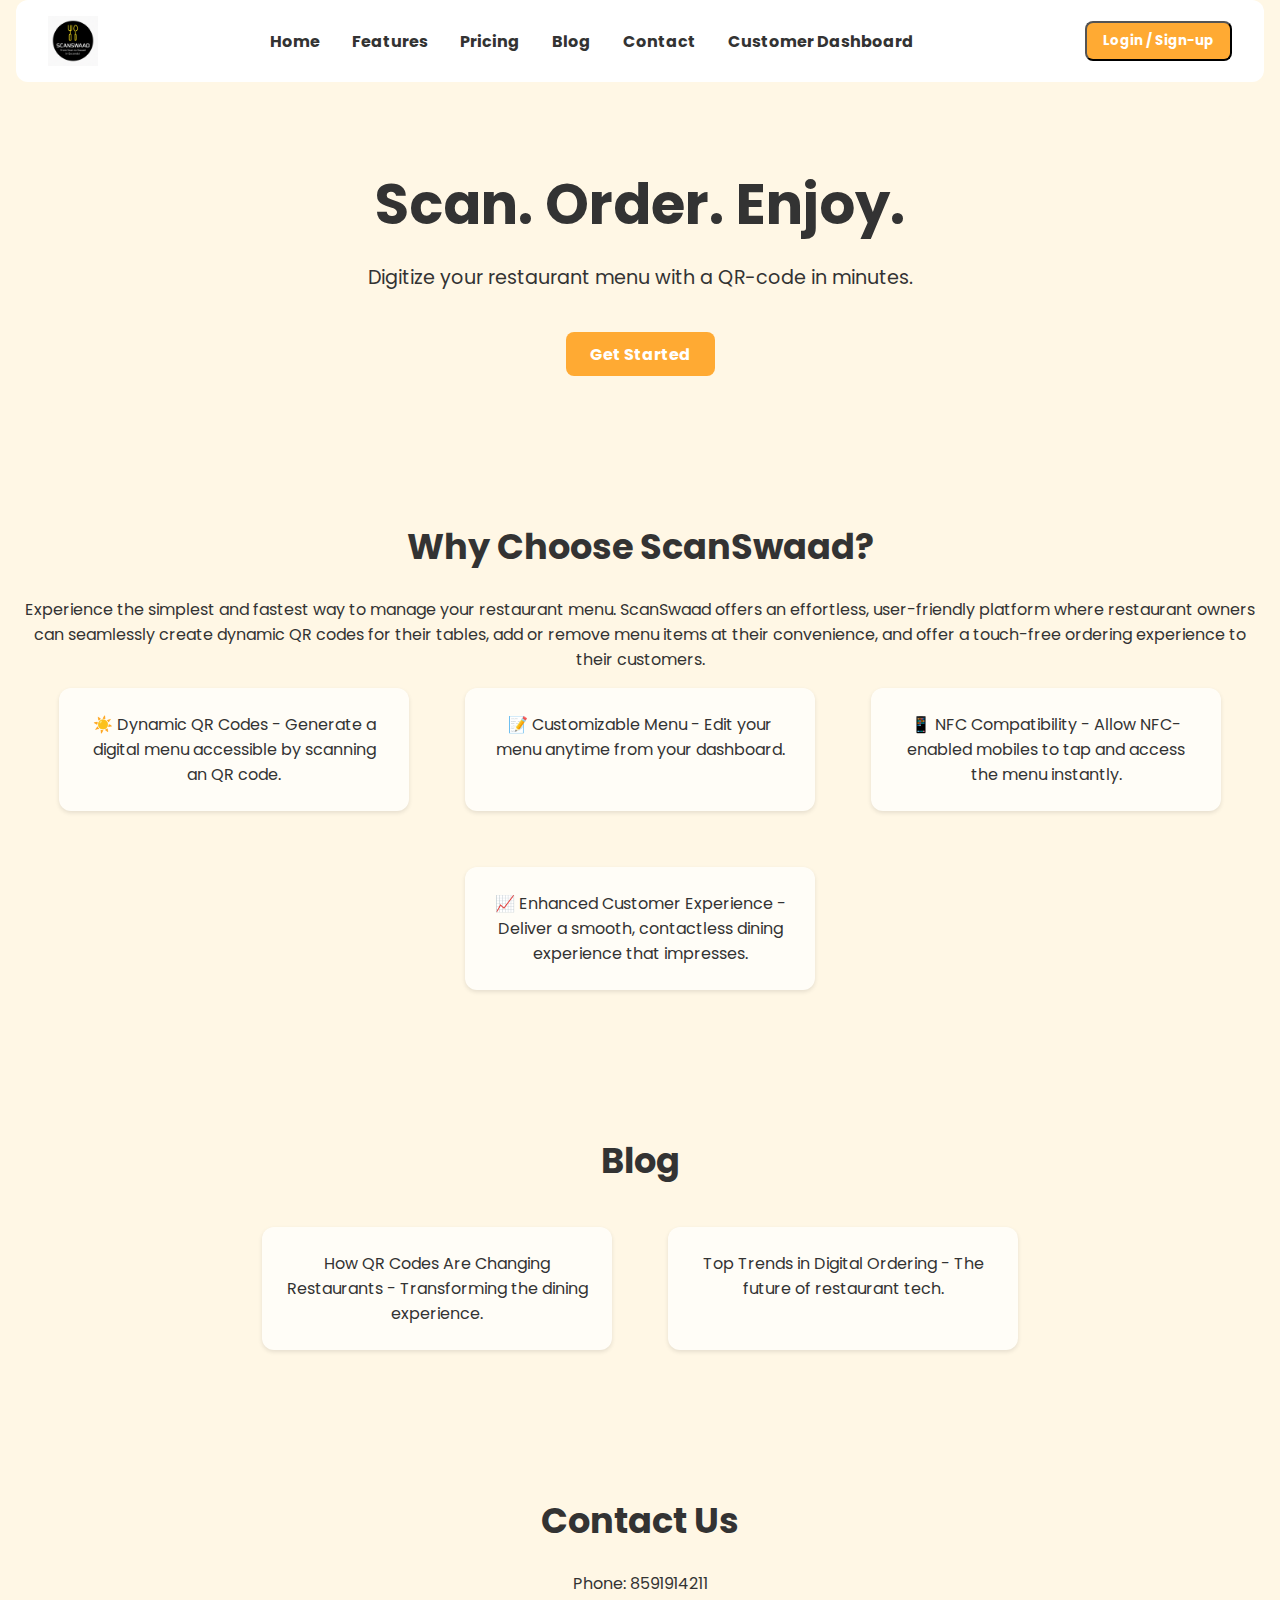
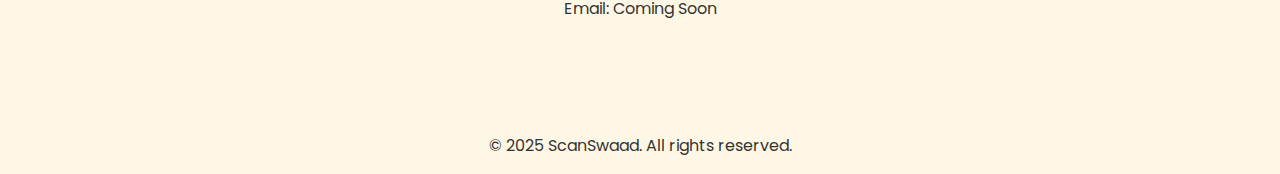
<file: index.html>
<!DOCTYPE html>
<html lang="en">
<head>
  <meta charset="UTF-8" />
  <meta name="viewport" content="width=device-width, initial-scale=1.0"/>
  <title>ScanSwaad - Scan. Order. Enjoy.</title>
  <link href="https://fonts.googleapis.com/css2?family=Poppins:wght@400;700&display=swap" rel="stylesheet">

  <style>
    * { margin: 0; padding: 0; box-sizing: border-box; font-family: 'Poppins', sans-serif; }
    body { background: #FFF7E5; color: #333; padding: 0 1rem; }
    header { background: white; padding: 1rem 2rem; display: flex; justify-content: space-between; align-items: center; border-radius: 12px; }
    header img { height: 50px; }
    nav { display: flex; gap: 2rem; }
    nav a { color: #333; text-decoration: none; font-weight: bold; font-size: 1rem; }
    nav a:hover { color: #FFAA33; }
    .login-btn { background: #FFAA33; color: white; padding: 0.5rem 1rem; border-radius: 8px; font-weight: bold; cursor: pointer; }
    .cta { background: #FFAA33; color: white; padding: 0.6rem 1.5rem; border-radius: 8px; text-decoration: none; font-weight: bold; cursor: pointer; margin-top: 1.5rem; display: inline-block; }
    .hero { padding: 3rem 1rem; text-align: center; background: #FFF7E5; border-radius: 20px; margin: 2rem auto; color: #333; max-width: 1200px; }
    .hero h1 { font-size: 3.5rem; font-weight: 700; }
    .hero p { margin: 1rem 0; font-size: 1.2rem; }
    .section { padding: 4rem 0; text-align: center; }
    .card { background: #FFFDF7; padding: 1.5rem; border-radius: 12px; box-shadow: 0 2px 4px rgba(0,0,0,0.1); margin: 1rem; max-width: 350px; }
    .section-title { color: #333; font-size: 2.2rem; margin-bottom: 1.5rem; font-weight: 700; }
    footer { background: #FFF7E5; color: #333; text-align: center; padding: 1rem; margin-top: 2rem; }
    .features { display: flex; flex-wrap: wrap; justify-content: center; gap: 1.5rem; }

    @media (max-width: 768px) {
      header { flex-direction: column; }
      nav { flex-direction: column; gap: 1rem; }
      .features, .blog { flex-direction: column; }
      .hero h1 { font-size: 2.5rem; }
    }
  </style>
</head>
<body>

  <header>
    <img src="src/assets/images/logo.png" alt="ScanSwaad Logo" />
    <nav>
      <a href="#home">Home</a>
      <a href="#features">Features</a>
      <a href="#pricing">Pricing</a>
      <a href="#blog">Blog</a>
      <a href="#contact">Contact</a>
      <a href="./customer_dashboard.html">Customer Dashboard</a>
    </nav>
    <button class="login-btn">Login / Sign-up</button>
  </header>

  <section class="hero" id="home">
    <h1>Scan. Order. Enjoy.</h1>
    <p>Digitize your restaurant menu with a QR-code in minutes.</p>
    <a class="cta" href="#">Get Started</a>
  </section>

  <section class="section" id="about">
    <h2 class="section-title">Why Choose ScanSwaad?</h2>
    <p>Experience the simplest and fastest way to manage your restaurant menu. ScanSwaad offers an effortless, user-friendly platform where restaurant owners can seamlessly create dynamic QR codes for their tables, add or remove menu items at their convenience, and offer a touch-free ordering experience to their customers.</p>
    <div class="features">
      <div class="card">☀️ Dynamic QR Codes - Generate a digital menu accessible by scanning an QR code.</div>
      <div class="card">📝 Customizable Menu - Edit your menu anytime from your dashboard.</div>
      <div class="card">📱 NFC Compatibility - Allow NFC-enabled mobiles to tap and access the menu instantly.</div>
      <div class="card">📈 Enhanced Customer Experience - Deliver a smooth, contactless dining experience that impresses.</div>
    </div>
  </section>

  <section class="section" id="blog">
    <h2 class="section-title">Blog</h2>
    <div class="features">
      <div class="card">How QR Codes Are Changing Restaurants - Transforming the dining experience.</div>
      <div class="card">Top Trends in Digital Ordering - The future of restaurant tech.</div>
    </div>
  </section>

  <section class="section" id="contact">
    <h2 class="section-title">Contact Us</h2>
    <p>Phone: 8591914211</p>
    <p>Email: Coming Soon</p>
  </section>

  <footer>© 2025 ScanSwaad. All rights reserved.</footer>
</body>
</html>
</file>
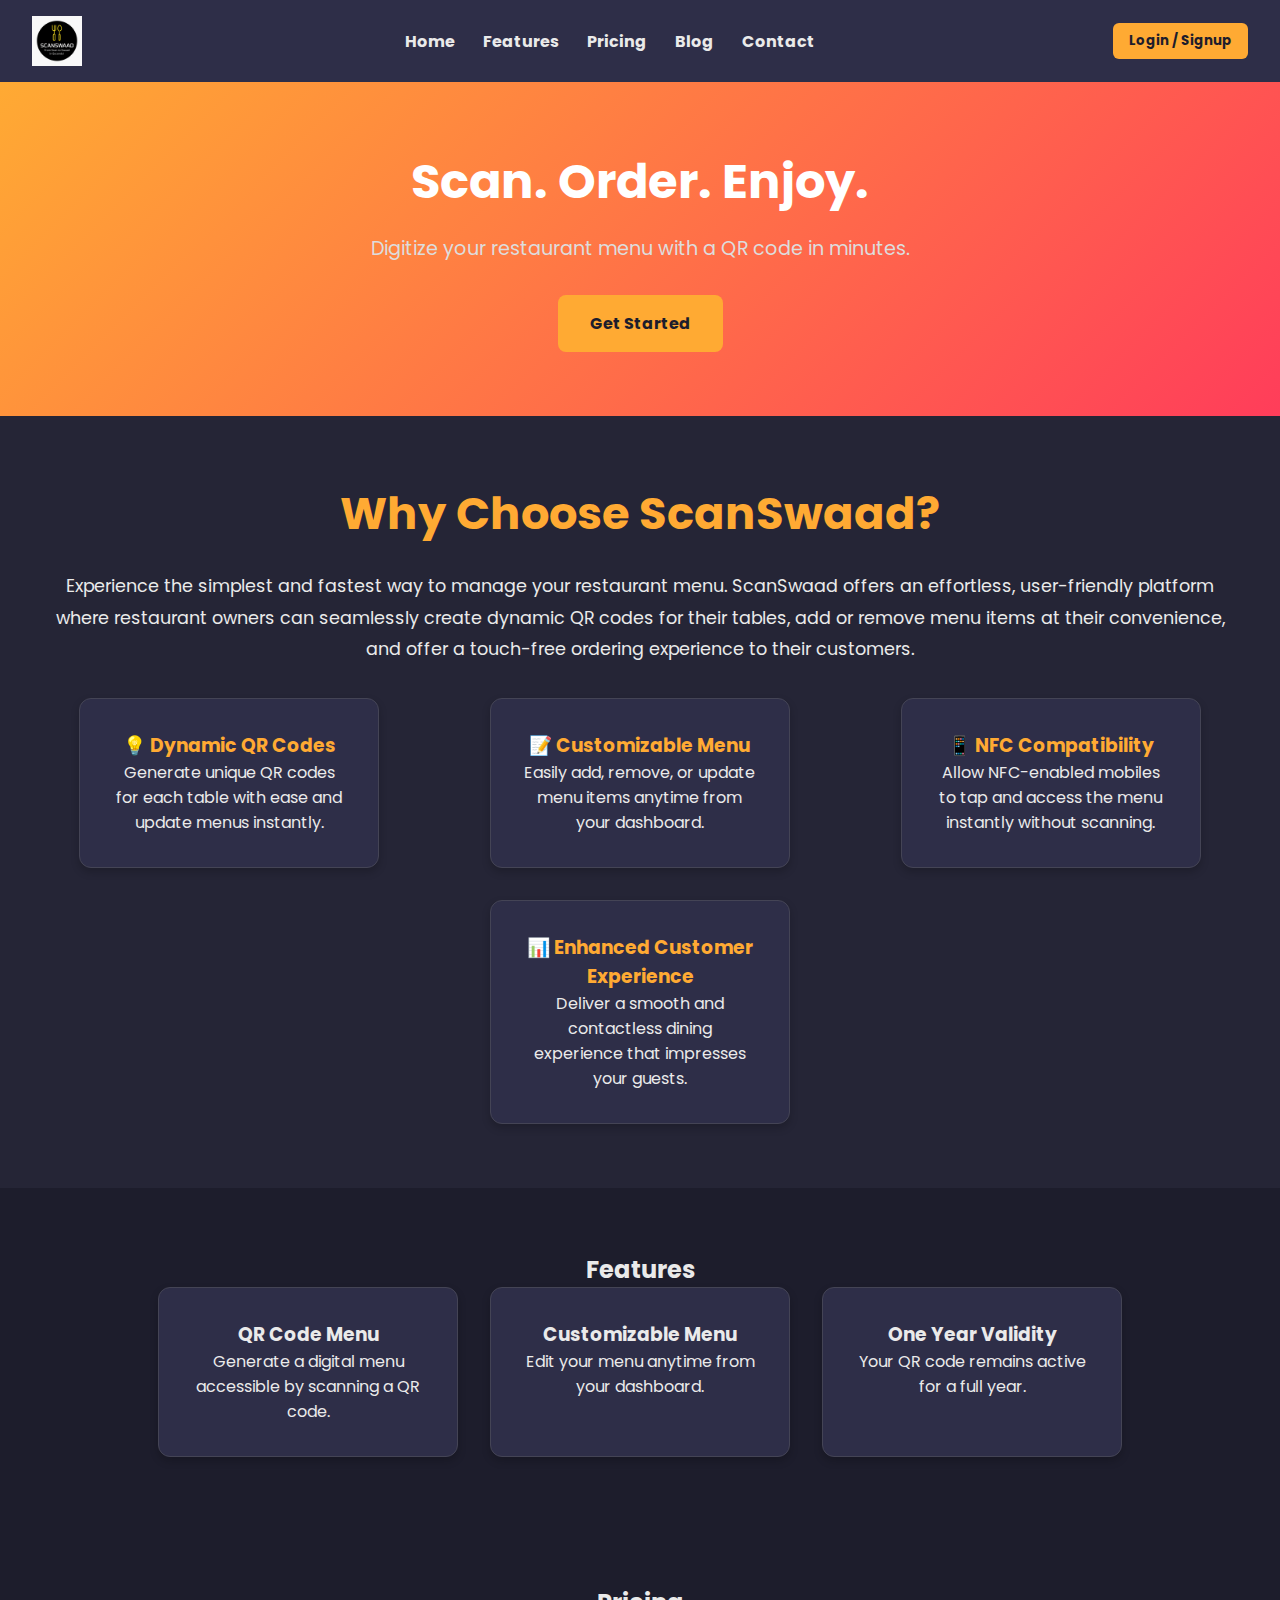
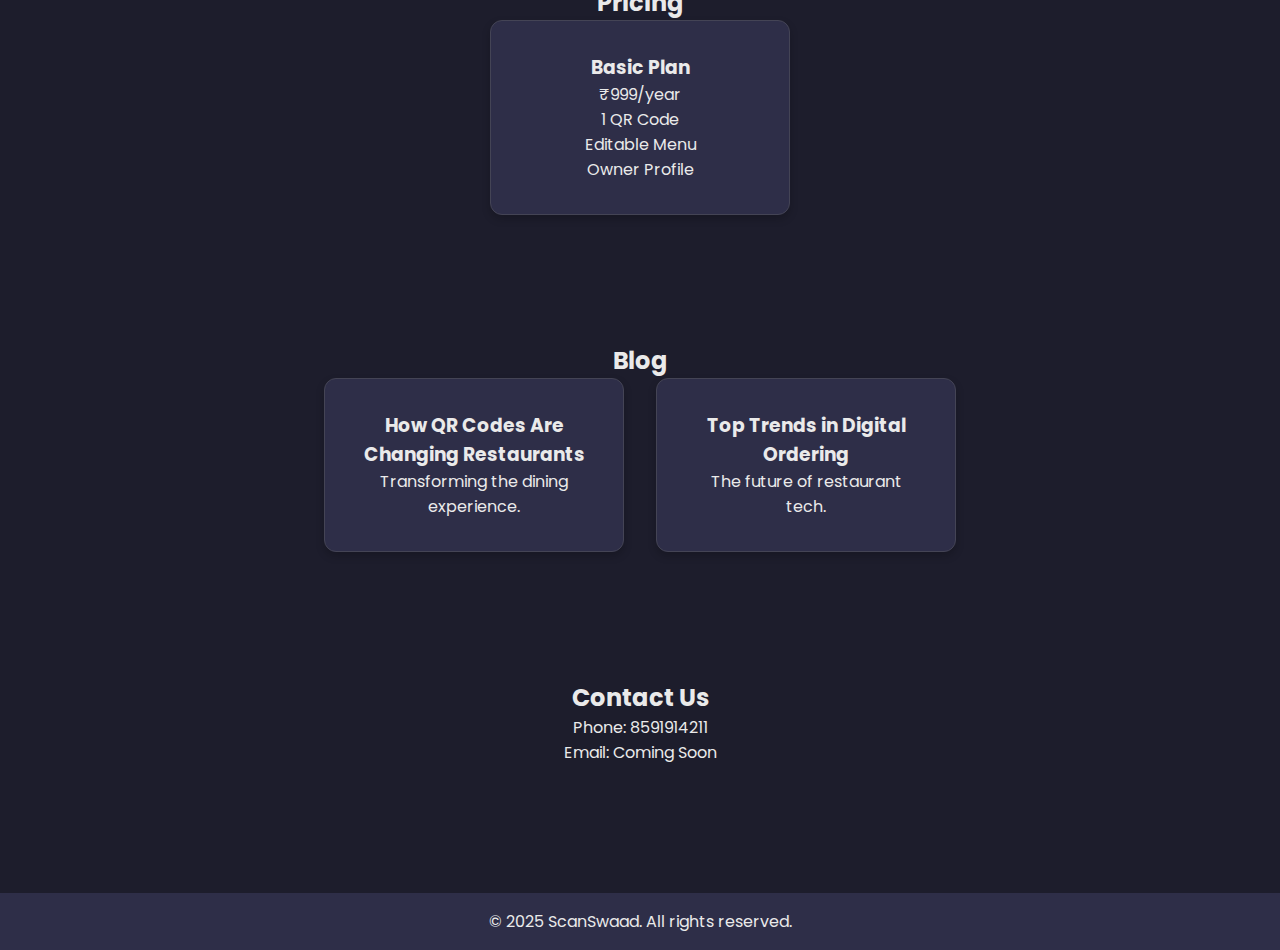
<file: src/index.html>
<!DOCTYPE html>
<html lang="en">
<head>
  <meta charset="UTF-8" />
  <meta name="viewport" content="width=device-width, initial-scale=1.0"/>
  <title>ScanSwaad - Scan. Order. Enjoy.</title>
  <link href="https://fonts.googleapis.com/css2?family=Poppins:wght@400;700&display=swap" rel="stylesheet">

  <style>
    * { margin: 0; padding: 0; box-sizing: border-box; font-family: 'Poppins', sans-serif; }
    body { background: #1D1D2C; color: #EAEAEA; }
    header { background: #2E2E48; padding: 1rem 2rem; display: flex; justify-content: space-between; align-items: center; }
    header img { height: 50px; }
    nav a { margin-left: 1.5rem; color: #EAEAEA; text-decoration: none; font-weight: bold; }
    nav a:hover { color: #FFAA33; }
    .login-btn { background: #FFAA33; color: #1D1D2C; border: none; padding: 0.5rem 1rem; border-radius: 6px; font-weight: bold; cursor: pointer; }
    .logout-btn { background: #FF3333; color: white; padding: 0.5rem 1rem; border-radius: 6px; font-weight: bold; cursor: pointer; }
    .hero { padding: 4rem 2rem; text-align: center; background: linear-gradient(135deg, #FFAA33, #FF3D5A); }
    .hero h1 { font-size: 3rem; color: #FFFFFF; }
    .hero p { margin: 1rem 0; font-size: 1.2rem; color: #DDDDDD; }
    .cta { background: #FFAA33; color: #1D1D2C; padding: 1rem 2rem; text-decoration: none; font-weight: bold; border-radius: 8px; display: inline-block; margin-top: 1rem; }
    .section { padding: 4rem 2rem; text-align: center; }
    footer { margin-top: 4rem; background: #2E2E48; color: #EAEAEA; text-align: center; padding: 1rem; }
    .features, .pricing, .blog { display: flex; justify-content: center; flex-wrap: wrap; gap: 2rem; }
    .card { background: #2E2E48; border: 1px solid #444455; padding: 2rem; border-radius: 12px; width: 300px; box-shadow: 0 4px 8px rgba(0,0,0,0.2); transition: transform 0.3s; }
    .card:hover { transform: translateY(-5px); border-color: #FFAA33; }
  </style>
</head>
<body>

  <header>
    <img src="/src/assets/images/logo.png" alt="ScanSwaad Logo" />
    <nav>
      <a href="#home">Home</a>
      <a href="#features">Features</a>
      <a href="#pricing">Pricing</a>
      <a href="#blog">Blog</a>
      <a href="#contact">Contact</a>
    </nav>
    <button id="auth-btn" class="login-btn">Login / Signup</button>
  </header>

  <section class="hero" id="home">
    <h1>Scan. Order. Enjoy.</h1>
    <p>Digitize your restaurant menu with a QR code in minutes.</p>
    <a class="cta" href="#">Get Started</a>
  </section>

  <!-- Enhanced Home Description Section -->
  <section class="home-description" id="about" style="background: #252536; padding: 4rem 2rem;">
      <div style="max-width: 1200px; margin: auto; text-align: center;">
          <h2 style="font-size: 2.8rem; color: #FFAA33; margin-bottom: 1.5rem;">Why Choose ScanSwaad?</h2>
          <p style="font-size: 1.1rem; line-height: 1.8; color: #EAEAEA; margin-bottom: 2rem;">
              Experience the simplest and fastest way to manage your restaurant menu. ScanSwaad offers an effortless, user-friendly platform where restaurant owners can seamlessly create dynamic QR codes for their tables, add or remove menu items at their convenience, and offer a touch-free ordering experience to their customers.
          </p>
          
          <div style="display: flex; flex-wrap: wrap; justify-content: space-around; gap: 2rem;">
              <div class="card">
                  <h3 style="color: #FFAA33;">💡 Dynamic QR Codes</h3>
                  <p>Generate unique QR codes for each table with ease and update menus instantly.</p>
              </div>
              <div class="card">
                  <h3 style="color: #FFAA33;">📝 Customizable Menu</h3>
                  <p>Easily add, remove, or update menu items anytime from your dashboard.</p>
              </div>
              <div class="card">
                  <h3 style="color: #FFAA33;">📱 NFC Compatibility</h3>
                  <p>Allow NFC-enabled mobiles to tap and access the menu instantly without scanning.</p>
              </div>
              <div class="card">
                  <h3 style="color: #FFAA33;">📊 Enhanced Customer Experience</h3>
                  <p>Deliver a smooth and contactless dining experience that impresses your guests.</p>
              </div>
          </div>
      </div>
  </section>

  <section class="section" id="features">
    <h2>Features</h2>
    <div class="features">
      <div class="card"><h3>QR Code Menu</h3><p>Generate a digital menu accessible by scanning a QR code.</p></div>
      <div class="card"><h3>Customizable Menu</h3><p>Edit your menu anytime from your dashboard.</p></div>
      <div class="card"><h3>One Year Validity</h3><p>Your QR code remains active for a full year.</p></div>
    </div>
  </section>

  <section class="section" id="pricing">
    <h2>Pricing</h2>
    <div class="pricing">
      <div class="card"><h3>Basic Plan</h3><p>₹999/year<br>1 QR Code<br>Editable Menu<br>Owner Profile</p></div>
    </div>
  </section>

  <section class="section" id="blog">
    <h2>Blog</h2>
    <div class="blog">
      <div class="card"><h3>How QR Codes Are Changing Restaurants</h3><p>Transforming the dining experience.</p></div>
      <div class="card"><h3>Top Trends in Digital Ordering</h3><p>The future of restaurant tech.</p></div>
    </div>
  </section>

  <section class="section" id="contact">
    <h2>Contact Us</h2>
    <p>Phone: 8591914211</p>
    <p>Email: Coming Soon</p>
  </section>

  <footer>© 2025 ScanSwaad. All rights reserved.</footer>
</body>
</html>
</file>
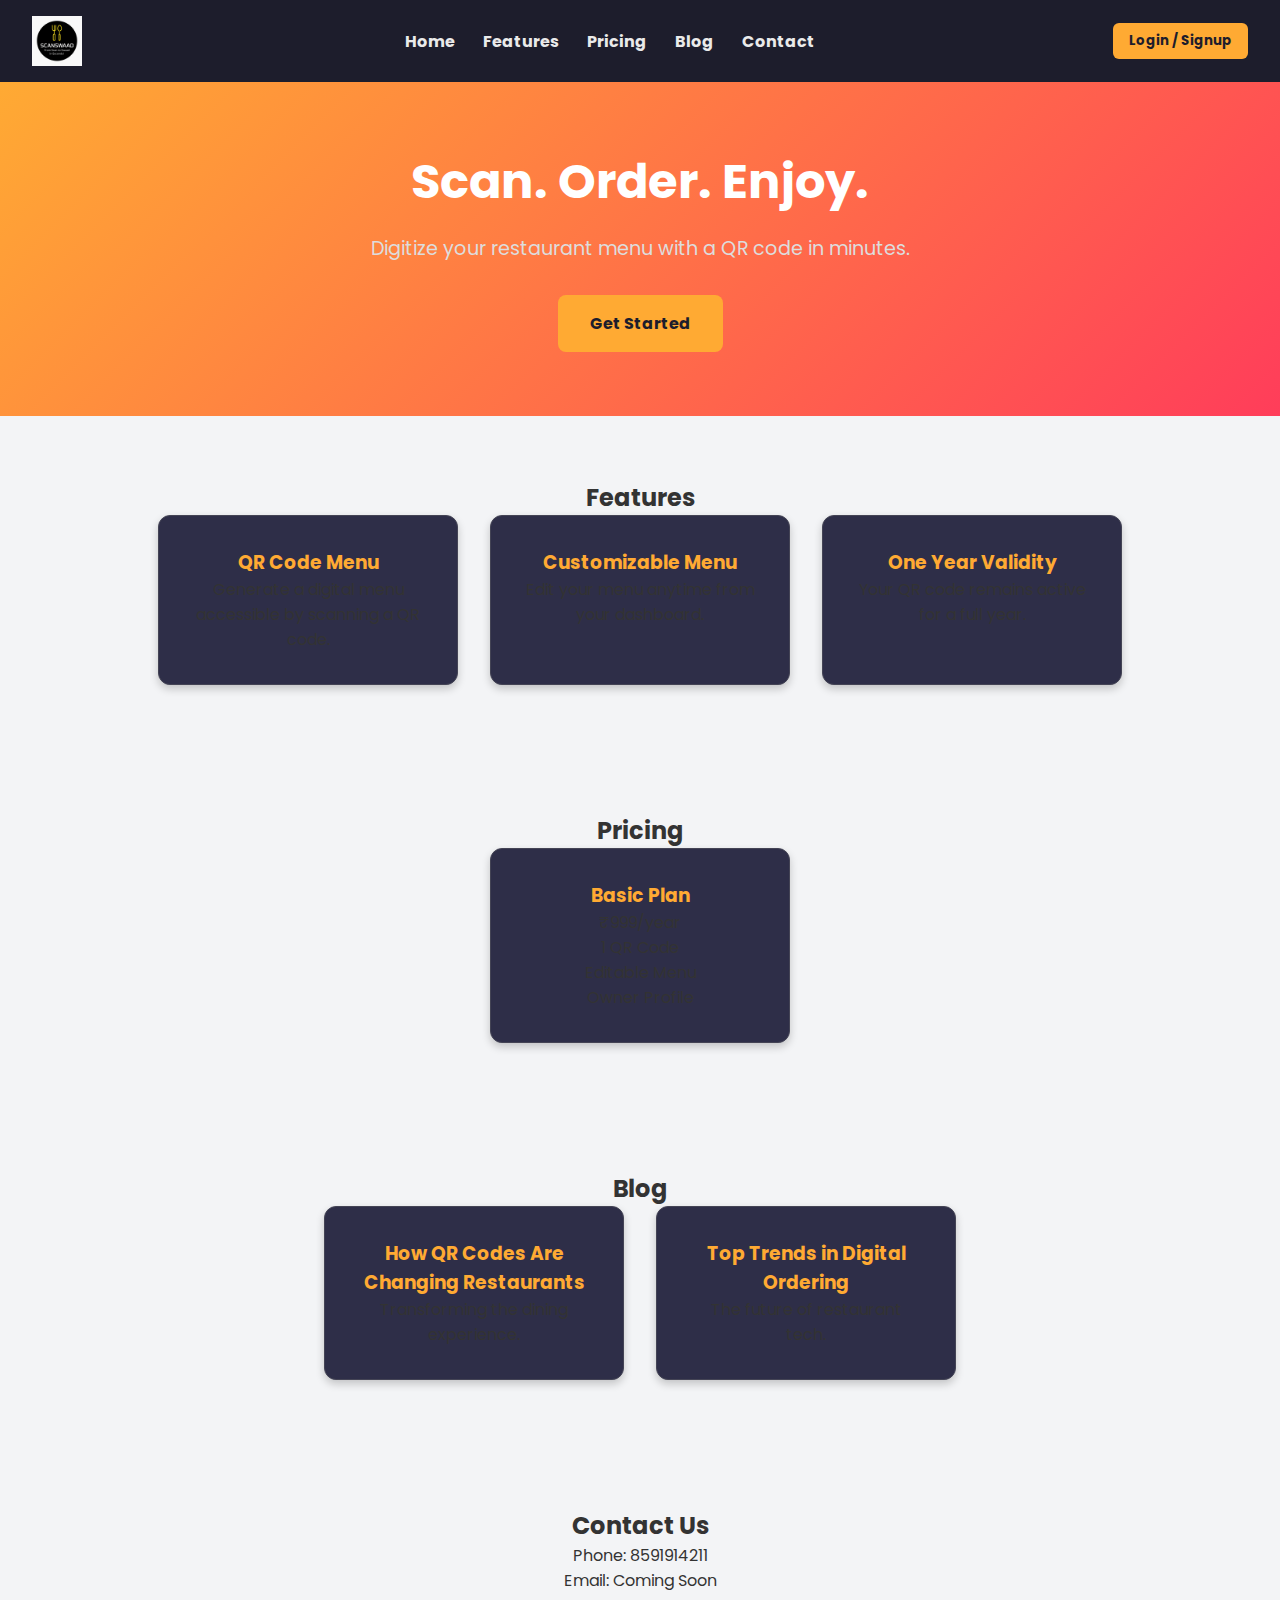
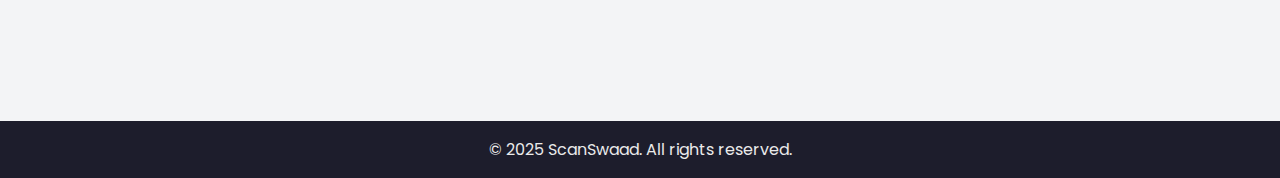
<file: customer_dashboard.html>
<!DOCTYPE html>
<html lang="en">
<head>
  <meta charset="UTF-8" />
  <meta name="viewport" content="width=device-width, initial-scale=1.0"/>
  <title>ScanSwaad - Scan. Order. Enjoy.</title>
  <link href="https://fonts.googleapis.com/css2?family=Poppins:wght@400;700&display=swap" rel="stylesheet">

  <style>
    * { margin: 0; padding: 0; box-sizing: border-box; font-family: 'Poppins', sans-serif; }
    body { background: #F3F4F6; color: #333; }
    header { background: #1D1D2C; padding: 1rem 2rem; display: flex; justify-content: space-between; align-items: center; }
    header img { height: 50px; }
    nav a { margin-left: 1.5rem; color: #EAEAEA; text-decoration: none; font-weight: bold; }
    nav a:hover { color: #FFAA33; }
    .login-btn { background: #FFAA33; color: #1D1D2C; border: none; padding: 0.5rem 1rem; border-radius: 6px; font-weight: bold; cursor: pointer; }
    .logout-btn { background: #FF3333; color: white; padding: 0.5rem 1rem; border-radius: 6px; font-weight: bold; cursor: pointer; }
    .hero { padding: 4rem 2rem; text-align: center; background: linear-gradient(135deg, #FFAA33, #FF3D5A); }
    .hero h1 { font-size: 3rem; color: #FFFFFF; }
    .hero p { margin: 1rem 0; font-size: 1.2rem; color: #DDDDDD; }
    .cta { background: #FFAA33; color: #1D1D2C; padding: 1rem 2rem; text-decoration: none; font-weight: bold; border-radius: 8px; display: inline-block; margin-top: 1rem; }
    .section { padding: 4rem 2rem; text-align: center; }
    footer { margin-top: 4rem; background: #1D1D2C; color: #EAEAEA; text-align: center; padding: 1rem; }
    .features, .pricing, .blog { display: flex; justify-content: center; flex-wrap: wrap; gap: 2rem; }
    .card { background: #2E2E48; border: 1px solid #444455; padding: 2rem; border-radius: 12px; width: 300px; box-shadow: 0 4px 8px rgba(0,0,0,0.2); transition: transform 0.3s; }
    .card:hover { transform: translateY(-5px); border-color: #FFAA33; }
  </style>
</head>
<body>

  <header>
    <img src="./src/assets/images/logo.png" alt="ScanSwaad Logo" />
    <nav>
      <a href="#home">Home</a>
      <a href="#features">Features</a>
      <a href="#pricing">Pricing</a>
      <a href="#blog">Blog</a>
      <a href="#contact">Contact</a>
    </nav>
    <button id="auth-btn" class="login-btn">Login / Signup</button>
  </header>

  <section class="hero" id="home">
    <h1>Scan. Order. Enjoy.</h1>
    <p>Digitize your restaurant menu with a QR code in minutes.</p>
    <a class="cta" href="#">Get Started</a>
  </section>

  <section class="section" id="features">
    <h2>Features</h2>
    <div class="features">
      <div class="card"><h3 style="color: #FFAA33;">QR Code Menu</h3><p>Generate a digital menu accessible by scanning a QR code.</p></div>
      <div class="card"><h3 style="color: #FFAA33;">Customizable Menu</h3><p>Edit your menu anytime from your dashboard.</p></div>
      <div class="card"><h3 style="color: #FFAA33;">One Year Validity</h3><p>Your QR code remains active for a full year.</p></div>
    </div>
  </section>

  <section class="section" id="pricing">
    <h2>Pricing</h2>
    <div class="pricing">
      <div class="card"><h3 style="color: #FFAA33;">Basic Plan</h3><p>₹999/year<br>1 QR Code<br>Editable Menu<br>Owner Profile</p></div>
    </div>
  </section>

  <section class="section" id="blog">
    <h2>Blog</h2>
    <div class="blog">
      <div class="card"><h3 style="color: #FFAA33;">How QR Codes Are Changing Restaurants</h3><p>Transforming the dining experience.</p></div>
      <div class="card"><h3 style="color: #FFAA33;">Top Trends in Digital Ordering</h3><p>The future of restaurant tech.</p></div>
    </div>
  </section>

  <section class="section" id="contact">
    <h2>Contact Us</h2>
    <p>Phone: 8591914211</p>
    <p>Email: Coming Soon</p>
  </section>

  <script src="./src/js/auth.js" ></script>

  <footer>© 2025 ScanSwaad. All rights reserved.</footer>
</body>
</html>
</file>
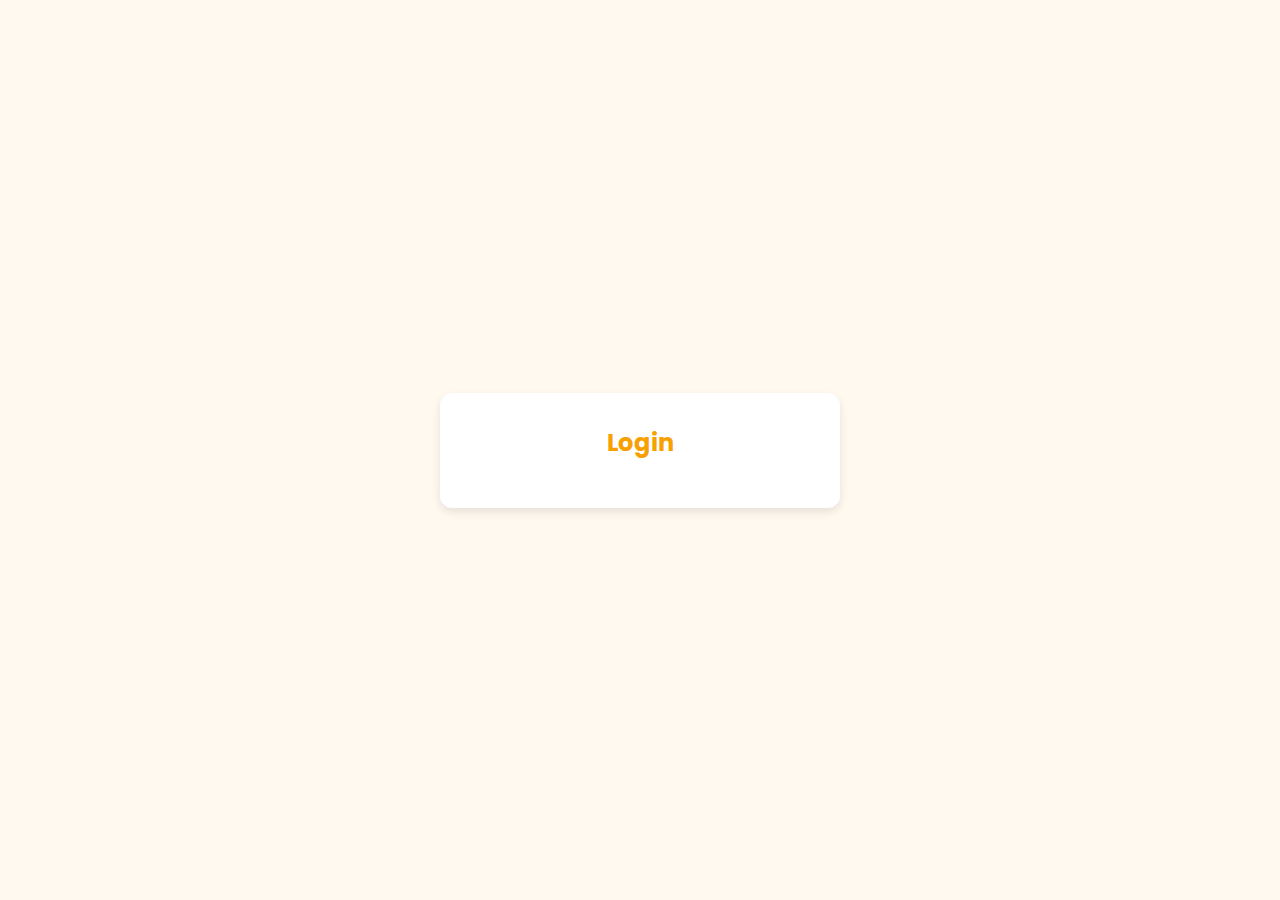
<file: login.html>
<!DOCTYPE html>
<html lang="en">
<head>
  <meta charset="UTF-8" />
  <meta name="viewport" content="width=device-width, initial-scale=1.0"/>
  <title>Login | ScanSwaad</title>
  <link href="https://fonts.googleapis.com/css2?family=Poppins:wght@400;700&display=swap" rel="stylesheet">
  <style>
    * {
      box-sizing: border-box;
      margin: 0;
      padding: 0;
      font-family: 'Poppins', sans-serif;
    }

    body {
      background: #fff9f0;
      display: flex;
      justify-content: center;
      align-items: center;
      min-height: 100vh;
    }

    .login-container {
      background: #fff;
      padding: 2rem;
      border-radius: 12px;
      box-shadow: 0 4px 10px rgba(0, 0, 0, 0.1);
      width: 100%;
      max-width: 400px;
    }

    h2 {
      color: #f7a000;
      margin-bottom: 1rem;
      text-align: center;
    }

    label {
      display: block;
      margin: 0.5rem 0 0.25rem;
      font-weight: bold;
      color: #333;
    }

    input {
      width: 100%;
      padding: 0.75rem;
      border: 1px solid #ccc;
      border-radius: 8px;
      margin-bottom: 1rem;
    }

    .btn {
      background: #f7a000;
      color: white;
      padding: 0.75rem;
      border: none;
      border-radius: 8px;
      font-weight: bold;
      cursor: pointer;
      width: 100%;
    }

    .btn:hover {
      background: #e69500;
    }

    .google-btn {
      background: #fff;
      color: #333;
      border: 1px solid #ccc;
      display: flex;
      align-items: center;
      justify-content: center;
      gap: 10px;
      font-weight: bold;
    }

    .google-btn img {
      width: 20px;
      height: 20px;
    }

    .switch {
      text-align: center;
      margin-top: 1rem;
    }

    .switch a {
      color: #f7a000;
      text-decoration: none;
      font-weight: bold;
    }
  </style>
</head>
<body>
  <div class="login-container">
    <h2>Login
</file>
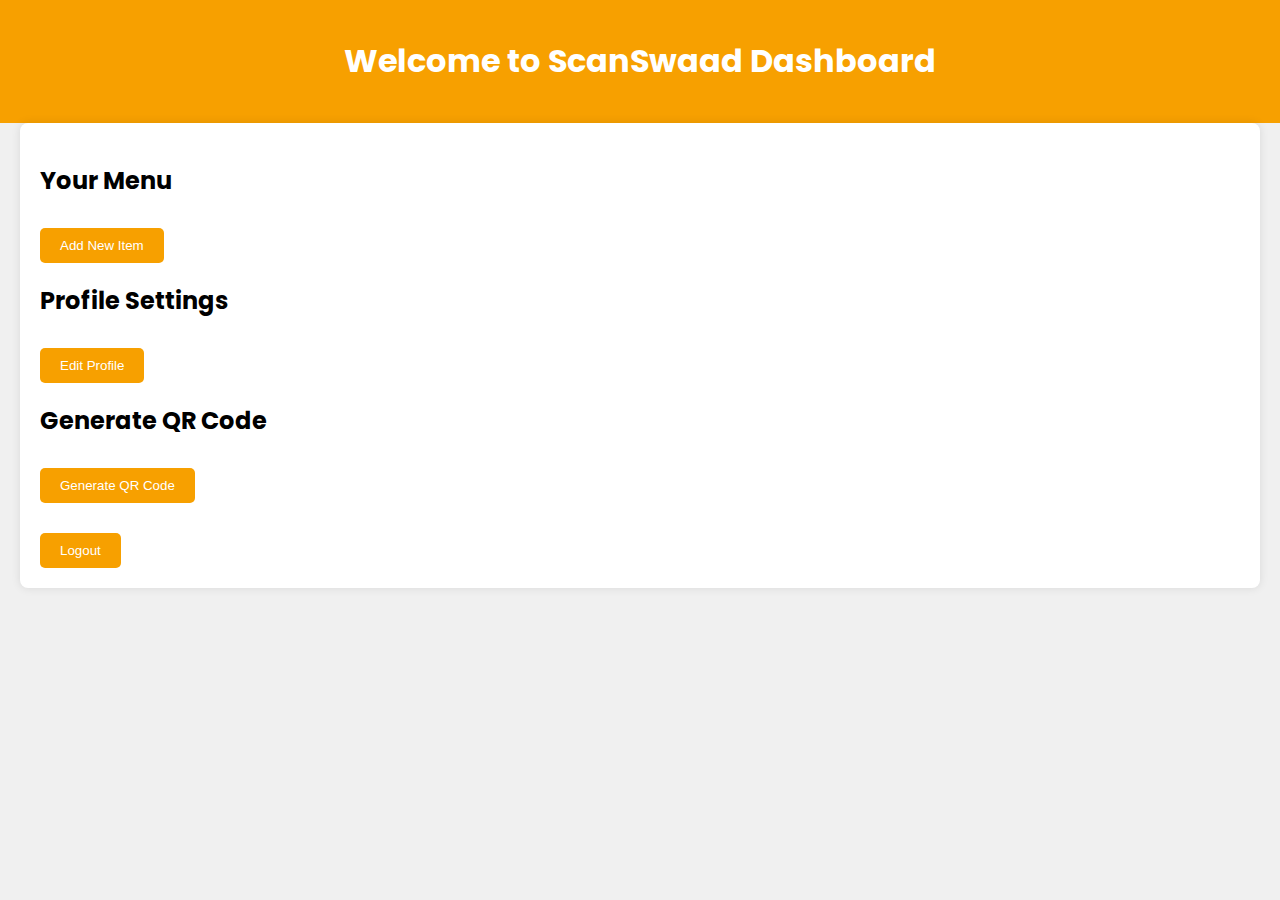
<file: src/dashboard.html>
<!DOCTYPE html>
<html lang="en">
<head>
  <meta charset="UTF-8">
  <meta name="viewport" content="width=device-width, initial-scale=1.0">
  <title>ScanSwaad Dashboard</title>
  <link href="https://fonts.googleapis.com/css2?family=Poppins:wght@400;700&display=swap" rel="stylesheet">
  <style>
    body {
      font-family: 'Poppins', sans-serif;
      background-color: #f0f0f0;
      margin: 0;
      padding: 0;
    }
    header {
      background-color: #f7a000;
      padding: 1rem;
      color: white;
      text-align: center;
    }
    .container {
      padding: 20px;
      max-width: 1200px;
      margin: auto;
      background: white;
      border-radius: 8px;
      box-shadow: 0 0 10px rgba(0, 0, 0, 0.1);
    }
    .section {
      margin-top: 20px;
    }
    .btn {
      background-color: #f7a000;
      color: white;
      padding: 10px 20px;
      border: none;
      border-radius: 5px;
      cursor: pointer;
      margin-top: 10px;
    }
    .btn:hover {
      background-color: #d88800;
    }
  </style>
</head>
<body>
  <header>
    <h1>Welcome to ScanSwaad Dashboard</h1>
  </header>

  <div class="container">
    <div class="section">
      <h2>Your Menu</h2>
      <button class="btn" onclick="addMenuItem()">Add New Item</button>
      <div id="menuList"></div>
    </div>

    <div class="section">
      <h2>Profile Settings</h2>
      <button class="btn" onclick="editProfile()">Edit Profile</button>
    </div>

    <div class="section">
      <h2>Generate QR Code</h2>
      <button class="btn" onclick="generateQRCode()">Generate QR Code</button>
      <div id="qrCodeDisplay"></div>
    </div>

    <div class="section">
      <button class="btn" onclick="logout()">Logout</button>
    </div>
  </div>

  <script>
    function addMenuItem() {
      alert("Add new item functionality coming soon!");
    }

    function editProfile() {
      alert("Profile editing functionality coming soon!");
    }

    function generateQRCode() {
      alert("QR Code generation functionality coming soon!");
    }

    function logout() {
      alert("Logged out successfully!");
      window.location.href = "index.html";
    }
  </script>
</body>
</html>
</file>
